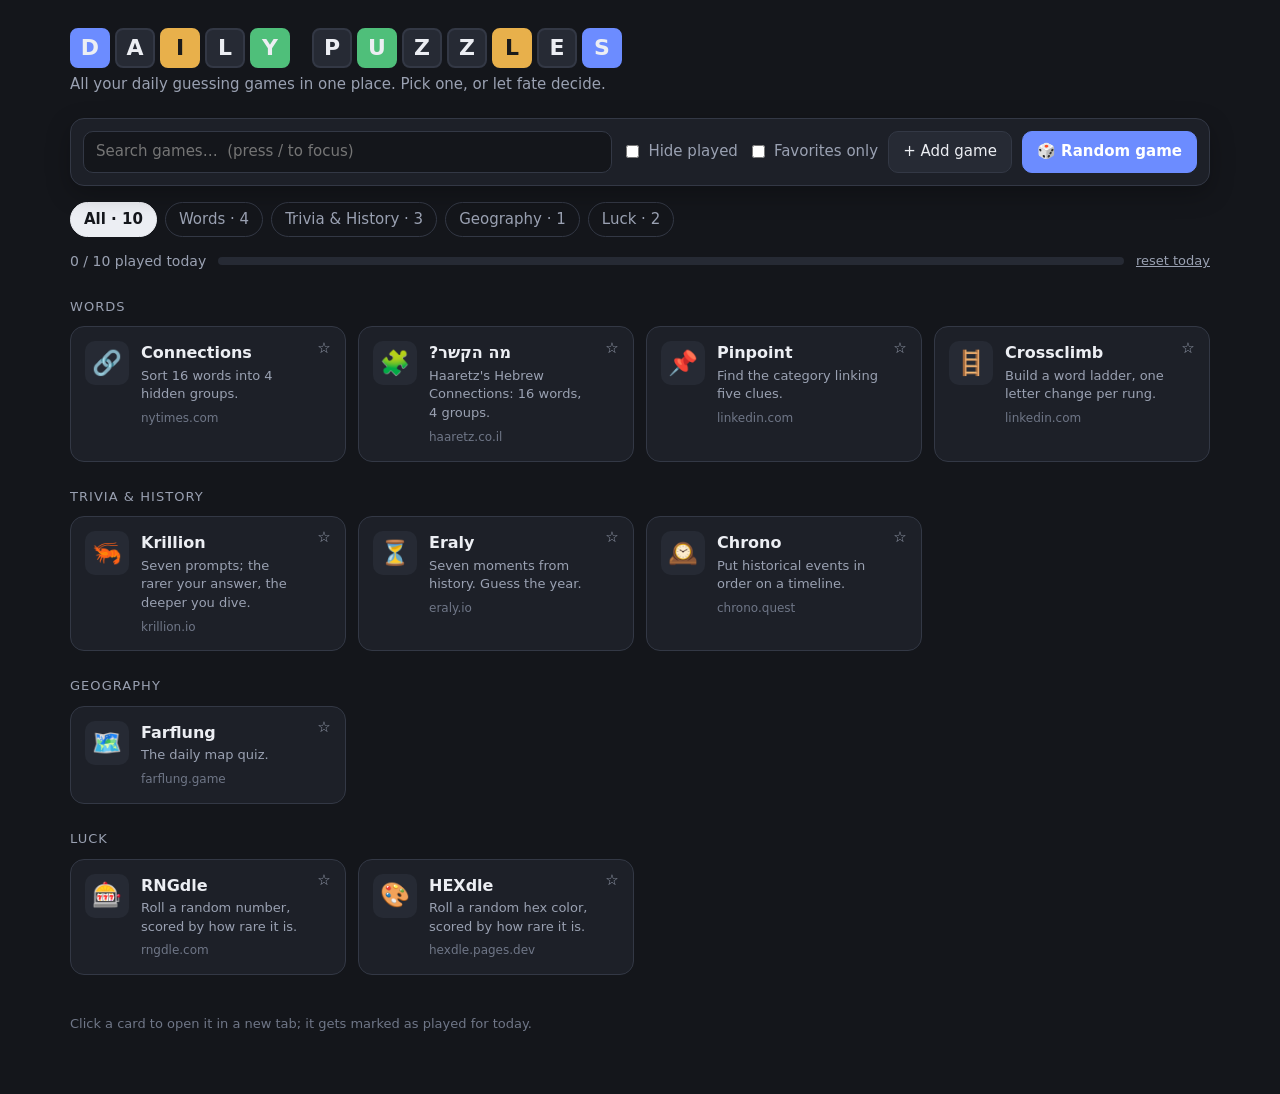
<file: index.html>
<!doctype html>
<html lang="en">
<head>
  <meta charset="utf-8">
  <meta name="viewport" content="width=device-width, initial-scale=1">
  <title>Daily Puzzles</title>
  <link rel="icon" href="data:image/svg+xml,<svg xmlns='http://www.w3.org/2000/svg' viewBox='0 0 100 100'><text y='.9em' font-size='90'>🧩</text></svg>">
  <link rel="stylesheet" href="style.css">
</head>
<body>
<div class="wrap">
  <header class="title">
    <div class="tiles" aria-label="Daily">
      <span class="tile a">D</span><span class="tile">A</span><span class="tile w">I</span><span class="tile">L</span><span class="tile g">Y</span>
    </div>
    <div class="tiles" aria-label="Puzzles">
      <span class="tile">P</span><span class="tile g">U</span><span class="tile">Z</span><span class="tile">Z</span><span class="tile w">L</span><span class="tile">E</span><span class="tile a">S</span>
    </div>
  </header>
  <p class="subtitle">All your daily guessing games in one place. Pick one, or let fate decide.</p>

  <div class="toolbar">
    <input id="search" class="search" type="search" placeholder="Search games…  (press / to focus)" autocomplete="off">
    <label class="toggle"><input type="checkbox" id="hidePlayed"> Hide played</label>
    <label class="toggle"><input type="checkbox" id="favOnly"> Favorites only</label>
    <button class="btn" id="addBtn">+ Add game</button>
    <a class="btn primary" id="randomBtn" href="random.html" title="Shortcut: R">🎲 Random game</a>
  </div>

  <div class="chips" id="chips"></div>

  <div class="progress">
    <span id="progressText"></span>
    <div class="bar"><span id="progressBar"></span></div>
    <button class="linkish" id="resetBtn">reset today</button>
  </div>

  <main id="list"></main>

  <footer class="footer">
    <span>Click a card to open it in a new tab; it gets marked as played for today.</span>
    <button class="linkish" id="restoreBtn" hidden>restore removed games</button>
  </footer>
</div>

<dialog id="addDialog">
  <form method="dialog" id="addForm">
    <h2>Add a game</h2>
    <label class="field">Name <input name="name" required maxlength="40" placeholder="e.g. Wordle"></label>
    <label class="field">URL <input name="url" type="url" required placeholder="https://…"></label>
    <div class="row">
      <label class="field">Category <select name="cat" id="catSelect"></select></label>
      <label class="field" style="flex:0 0 90px">Icon <input name="icon" maxlength="4" placeholder="🎲"></label>
    </div>
    <label class="field">Short description <input name="desc" maxlength="80" placeholder="Optional"></label>
    <div class="dialog-actions">
      <button class="btn ghost" value="cancel" formnovalidate>Cancel</button>
      <button class="btn primary" value="save">Add</button>
    </div>
  </form>
</dialog>

<script src="games.js"></script>
<script src="store.js"></script>
<script>
  const $ = sel => document.querySelector(sel);
  const ui = { cat: "", q: "", hidePlayed: false, favOnly: false };

  const prefs = JSON.parse(localStorage.getItem("daily-puzzles:ui") || "{}");
  Object.assign(ui, { cat: prefs.cat || "", hidePlayed: !!prefs.hidePlayed, favOnly: !!prefs.favOnly });
  $("#hidePlayed").checked = ui.hidePlayed;
  $("#favOnly").checked = ui.favOnly;
  const savePrefs = () => localStorage.setItem("daily-puzzles:ui",
    JSON.stringify({ cat: ui.cat, hidePlayed: ui.hidePlayed, favOnly: ui.favOnly }));

  const host = url => { try { return new URL(url).hostname.replace(/^www\./, ""); } catch { return url; } };
  const esc = s => String(s ?? "").replace(/[&<>"']/g, c => ({ "&": "&amp;", "<": "&lt;", ">": "&gt;", '"': "&quot;", "'": "&#39;" }[c]));

  function cardHTML(g, s) {
    const played = s.played.includes(g.id);
    const fav = s.favorites.includes(g.id);
    return `
      <a class="card ${played ? "played" : ""}" href="${esc(g.url)}" target="_blank" rel="noopener" data-id="${esc(g.id)}">
        <div class="icon">${played ? "✓" : esc(g.icon || "🎲")}</div>
        <div class="body">
          <div class="name"><bdi>${esc(g.name)}</bdi><span class="done-badge">PLAYED</span></div>
          <div class="desc" dir="auto">${esc(g.desc || "")}</div>
          <div class="host">${esc(host(g.url))}</div>
        </div>
        <div class="card-actions">
          <button class="icon-btn ${fav ? "fav-on" : ""}" data-act="fav" title="${fav ? "Unfavorite" : "Favorite"}">${fav ? "★" : "☆"}</button>
          <button class="icon-btn more" data-act="played" title="${played ? "Mark as not played" : "Mark as played"}">${played ? "↺" : "✓"}</button>
          <button class="icon-btn more" data-act="remove" title="Remove from dashboard">✕</button>
        </div>
      </a>`;
  }

  function renderChips(all) {
    const cats = [...new Set([...window.CATEGORIES, ...all.map(g => g.cat)])].filter(Boolean);
    $("#chips").innerHTML = [["", "All"], ...cats.map(c => [c, c])]
      .map(([v, l]) => {
        const n = v ? all.filter(g => g.cat === v).length : all.length;
        return `<button class="chip ${ui.cat === v ? "on" : ""}" data-cat="${esc(v)}">${esc(l)} · ${n}</button>`;
      }).join("");
    $("#catSelect").innerHTML = cats.map(c => `<option>${esc(c)}</option>`).join("");
  }

  function render() {
    const s = Store.get();
    const all = Store.allGames();
    renderChips(all);

    // progress (out of the games in the current category)
    const pool = Store.filter(all, { cat: ui.cat });
    const done = pool.filter(g => s.played.includes(g.id)).length;
    $("#progressText").textContent = `${done} / ${pool.length} played today${ui.cat ? ` in ${ui.cat}` : ""}`;
    $("#progressBar").style.width = pool.length ? `${(done / pool.length) * 100}%` : "0";

    const shown = Store.filter(all, { cat: ui.cat, q: ui.q, fav: ui.favOnly, unplayed: ui.hidePlayed });

    // random link mirrors the current category / favorites filter
    const p = new URLSearchParams();
    if (ui.cat) p.set("cat", ui.cat);
    if (ui.favOnly) p.set("fav", "1");
    $("#randomBtn").href = "random.html" + (p.toString() ? "?" + p : "");

    $("#restoreBtn").hidden = Store.hiddenGames().length === 0;

    if (!shown.length) {
      $("#list").innerHTML = `<div class="empty">${ui.hidePlayed && !ui.q ? "🎉 You've played everything here today." : "No games match."}</div>`;
      return;
    }

    let html = "";
    const section = (title, games) => games.length
      ? `<div class="section-title">${esc(title)}</div><div class="grid">${games.map(g => cardHTML(g, s)).join("")}</div>` : "";

    if (ui.cat || ui.favOnly || ui.q) {
      html = section(ui.cat || (ui.favOnly ? "Favorites" : "Results"), shown);
    } else {
      const favs = shown.filter(g => s.favorites.includes(g.id));
      const rest = shown.filter(g => !s.favorites.includes(g.id));
      html += section("★ Favorites", favs);
      const cats = [...new Set(rest.map(g => g.cat))];
      cats.sort((a, b) => (window.CATEGORIES.indexOf(a) + 1 || 99) - (window.CATEGORIES.indexOf(b) + 1 || 99));
      for (const c of cats) html += section(c, rest.filter(g => g.cat === c));
    }
    $("#list").innerHTML = html;
  }

  // ---- events ----
  $("#list").addEventListener("click", e => {
    const card = e.target.closest(".card");
    if (!card) return;
    const id = card.dataset.id;
    const btn = e.target.closest("[data-act]");
    if (btn) {
      e.preventDefault();
      const act = btn.dataset.act;
      if (act === "fav") Store.toggleFavorite(id);
      if (act === "played") Store.get().played.includes(id) ? Store.unmarkPlayed(id) : Store.markPlayed(id);
      if (act === "remove") {
        const g = Store.allGames().find(x => x.id === id);
        if (!confirm(`Remove "${g?.name}" from the dashboard?`)) return;
        Store.removeGame(id);
      }
      render();
      return;
    }
    // normal click / middle click opens the site; mark as played
    Store.markPlayed(id);
    setTimeout(render, 50);
  });
  $("#list").addEventListener("auxclick", e => {
    const card = e.target.closest(".card");
    if (card && e.button === 1 && !e.target.closest("[data-act]")) { Store.markPlayed(card.dataset.id); setTimeout(render, 50); }
  });

  $("#chips").addEventListener("click", e => {
    const chip = e.target.closest(".chip");
    if (!chip) return;
    ui.cat = chip.dataset.cat;
    savePrefs(); render();
  });
  $("#search").addEventListener("input", e => { ui.q = e.target.value; render(); });
  $("#hidePlayed").addEventListener("change", e => { ui.hidePlayed = e.target.checked; savePrefs(); render(); });
  $("#favOnly").addEventListener("change", e => { ui.favOnly = e.target.checked; savePrefs(); render(); });
  $("#resetBtn").addEventListener("click", () => { if (confirm("Clear today's played marks?")) { Store.resetPlayed(); render(); } });
  $("#restoreBtn").addEventListener("click", () => { Store.restoreAll(); render(); });

  $("#addBtn").addEventListener("click", () => { $("#addForm").reset(); $("#addDialog").showModal(); });
  $("#addDialog").addEventListener("close", () => {
    if ($("#addDialog").returnValue !== "save") return;
    const f = new FormData($("#addForm"));
    const name = f.get("name").trim();
    Store.addCustom({
      id: "custom-" + name.toLowerCase().replace(/[^a-z0-9]+/g, "-") + "-" + Date.now().toString(36),
      name, url: f.get("url").trim(), cat: f.get("cat"),
      icon: f.get("icon").trim() || "🎲", desc: f.get("desc").trim(),
    });
    render();
  });

  document.addEventListener("keydown", e => {
    if (e.target.matches("input, textarea, select") || e.ctrlKey || e.metaKey || e.altKey) return;
    if (e.key === "/") { e.preventDefault(); $("#search").focus(); }
    if (e.key.toLowerCase() === "r") location.href = $("#randomBtn").href;
  });

  // refresh when coming back from another tab (e.g. after the random page marked something)
  window.addEventListener("focus", render);
  window.addEventListener("pageshow", render);

  render();
</script>
</body>
</html>
</file>
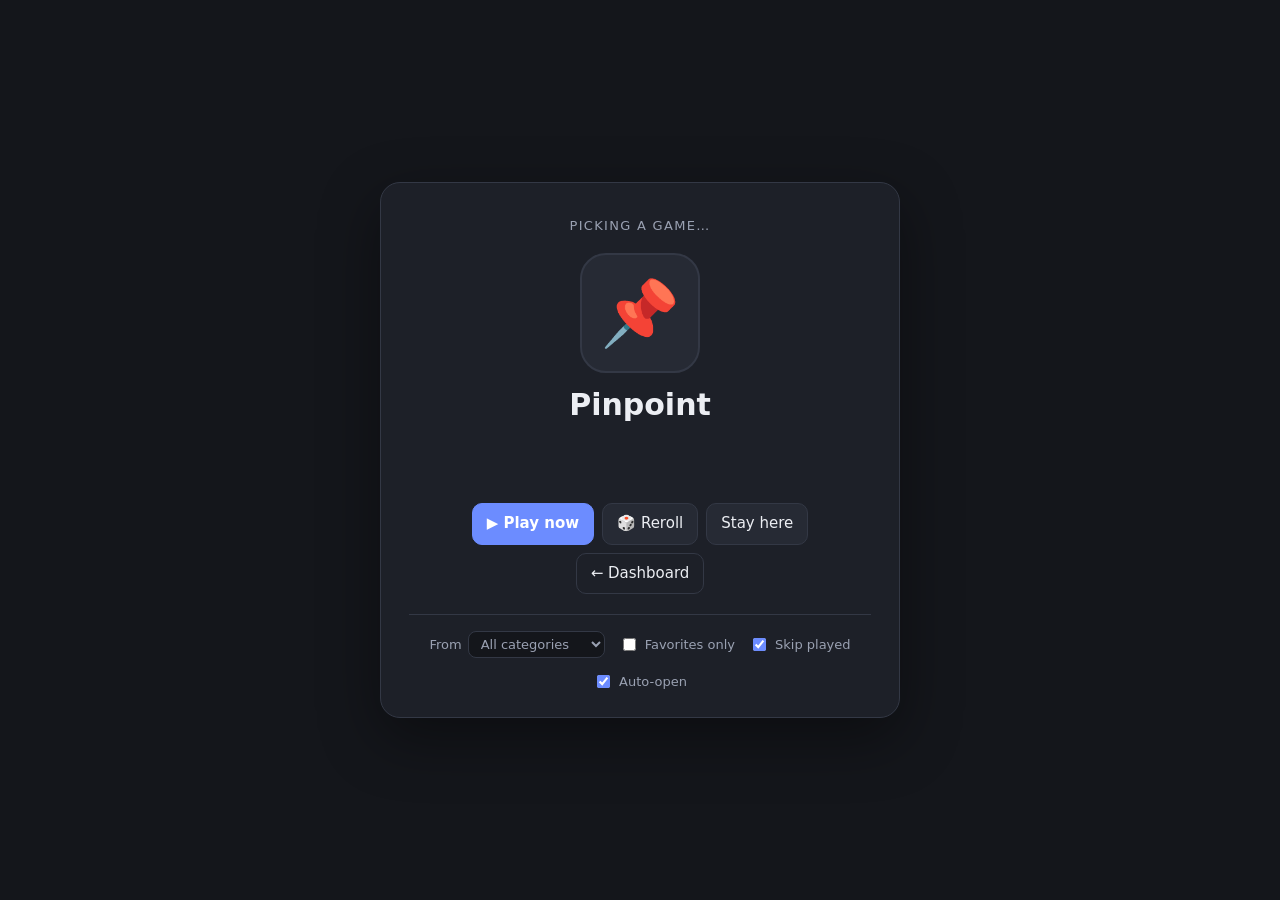
<file: random.html>
<!doctype html>
<html lang="en">
<head>
  <meta charset="utf-8">
  <meta name="viewport" content="width=device-width, initial-scale=1">
  <title>Random game · Daily Puzzles</title>
  <link rel="icon" href="data:image/svg+xml,<svg xmlns='http://www.w3.org/2000/svg' viewBox='0 0 100 100'><text y='.9em' font-size='90'>🎲</text></svg>">
  <link rel="stylesheet" href="style.css">
</head>
<body>
<div class="random-page">
  <div class="spinner-card">
    <div class="label" id="label">Picking a game…</div>
    <div class="reel" id="reel">🎲</div>
    <div class="pick-name" id="pickName"></div>
    <div class="pick-desc" id="pickDesc"></div>
    <div class="countdown" id="countdown"></div>

    <div class="random-actions">
      <a class="btn primary" id="goBtn" href="#" hidden>▶ Play now</a>
      <button class="btn" id="rerollBtn" disabled>🎲 Reroll</button>
      <button class="btn" id="stopBtn" hidden>Stay here</button>
      <a class="btn ghost" href="index.html">← Dashboard</a>
    </div>

    <div class="random-opts">
      <label class="toggle">From <select id="optCat"><option value="">All categories</option></select></label>
      <label class="toggle"><input type="checkbox" id="optFav"> Favorites only</label>
      <label class="toggle"><input type="checkbox" id="optUnplayed"> Skip played</label>
      <label class="toggle"><input type="checkbox" id="optAuto"> Auto-open</label>
    </div>
  </div>
</div>

<script src="games.js"></script>
<script src="store.js"></script>
<script>
  const $ = sel => document.querySelector(sel);
  const params = new URLSearchParams(location.search);
  const AUTO_KEY = "daily-puzzles:auto-open";
  const AUTO_SECONDS = 3;

  const all = Store.allGames();
  const cats = [...new Set([...window.CATEGORIES, ...all.map(g => g.cat)])];
  $("#optCat").innerHTML += cats.map(c => `<option>${c.replace(/</g, "&lt;")}</option>`).join("");
  $("#optCat").value = params.get("cat") || "";
  $("#optFav").checked = params.get("fav") === "1";
  $("#optUnplayed").checked = params.get("unplayed") !== "0";
  $("#optAuto").checked = localStorage.getItem(AUTO_KEY) !== "0";

  let pick = null, last = null, timer = null, countdownTimer = null;

  function opts() {
    return { cat: $("#optCat").value, fav: $("#optFav").checked, unplayed: $("#optUnplayed").checked };
  }

  function show(g) {
    $("#reel").textContent = g.icon || "🎲";
    $("#pickName").textContent = g.name; $("#pickName").dir = "auto";
  }

  function clearTimers() { clearTimeout(timer); clearInterval(countdownTimer); }

  function spin() {
    clearTimers();
    const o = opts();
    let pool = Store.filter(all, o);
    let note = "";
    if (!pool.length && o.unplayed) {
      pool = Store.filter(all, { ...o, unplayed: false });
      if (pool.length) note = "You've played all of these today. Picking one anyway.";
    }

    $("#goBtn").hidden = true; $("#stopBtn").hidden = true;
    $("#rerollBtn").disabled = true;
    $("#reel").classList.remove("landed");
    $("#pickDesc").textContent = ""; $("#countdown").textContent = "";

    if (!pool.length) {
      $("#label").textContent = "Nothing to pick from";
      $("#reel").textContent = "🤷";
      $("#pickName").textContent = "No games match";
      $("#pickDesc").textContent = "Try another category or turn off Favorites only.";
      $("#rerollBtn").disabled = false;
      return;
    }

    const choices = pool.length > 1 ? pool.filter(g => g.id !== last) : pool;
    pick = choices[Math.floor(Math.random() * choices.length)];
    last = pick.id;
    $("#label").textContent = "Picking a game…";

    // Reel: show random games with slowing intervals, then land on the pick.
    const reelPool = pool.length > 1 ? pool : all;
    let delay = 45, prev = null;
    const step = () => {
      if (delay > 320) return land(note);
      let g;
      do { g = reelPool[Math.floor(Math.random() * reelPool.length)]; } while (reelPool.length > 1 && g === prev);
      prev = g; show(g);
      delay *= 1.17;
      timer = setTimeout(step, delay);
    };
    step();
  }

  function land(note) {
    show(pick);
    $("#reel").classList.add("landed");
    $("#label").textContent = `Today's pick · ${pick.cat}`;
    $("#pickDesc").textContent = note || pick.desc || "";
    $("#goBtn").href = pick.url;
    $("#goBtn").hidden = false;
    $("#rerollBtn").disabled = false;
    document.title = `${pick.name} · Random game`;

    if ($("#optAuto").checked) {
      let n = AUTO_SECONDS;
      $("#stopBtn").hidden = false;
      $("#countdown").textContent = `Opening in ${n}…`;
      countdownTimer = setInterval(() => {
        n--;
        if (n <= 0) { clearInterval(countdownTimer); go(); }
        else $("#countdown").textContent = `Opening in ${n}…`;
      }, 1000);
    }
  }

  function go() {
    if (!pick) return;
    Store.markPlayed(pick.id);
    $("#countdown").textContent = "Opening…";
    location.href = pick.url;
  }

  $("#goBtn").addEventListener("click", e => { e.preventDefault(); clearTimers(); go(); });
  $("#rerollBtn").addEventListener("click", spin);
  $("#stopBtn").addEventListener("click", () => {
    clearInterval(countdownTimer);
    $("#countdown").textContent = "";
    $("#stopBtn").hidden = true;
  });
  for (const id of ["#optCat", "#optFav", "#optUnplayed"]) $(id).addEventListener("change", spin);
  $("#optAuto").addEventListener("change", e => {
    localStorage.setItem(AUTO_KEY, e.target.checked ? "1" : "0");
    if (!e.target.checked) $("#stopBtn").click();
  });
  document.addEventListener("keydown", e => {
    if (e.target.matches("select, input")) return;
    if (e.key === " " || e.key.toLowerCase() === "r") { e.preventDefault(); if (!$("#rerollBtn").disabled) spin(); }
    if (e.key === "Enter" && !$("#goBtn").hidden) { clearTimers(); go(); }
    if (e.key === "Escape") $("#stopBtn").click();
  });

  // Coming back with the browser's Back button restores this page from cache; don't auto-redirect again.
  window.addEventListener("pageshow", e => { if (e.persisted) { clearTimers(); $("#countdown").textContent = ""; $("#stopBtn").hidden = true; } });

  spin();
</script>
</body>
</html>
</file>
<file: style.css>
:root {
  --bg: #14161b;
  --panel: #1d2028;
  --panel-2: #262a34;
  --line: #333845;
  --text: #eceef3;
  --muted: #9aa1b2;
  --accent: #6c8cff;
  --good: #4fbf7a;
  --warm: #e8b04b;
  --danger: #e2605b;
  --radius: 14px;
}

* { box-sizing: border-box; }

html, body { margin: 0; }

body {
  background: var(--bg);
  color: var(--text);
  font: 15px/1.45 system-ui, -apple-system, "Segoe UI", Roboto, sans-serif;
  min-height: 100vh;
}

a { color: inherit; }

button, input, select {
  font: inherit;
  color: inherit;
}

.wrap { max-width: 1180px; margin: 0 auto; padding: 28px 20px 60px; }

/* ---------- Title tiles ---------- */
.title { display: flex; flex-wrap: wrap; gap: 14px 22px; align-items: center; margin-bottom: 6px; }
.tiles { display: flex; gap: 5px; }
.tile {
  width: 40px; height: 40px;
  display: grid; place-items: center;
  font-weight: 800; font-size: 22px; text-transform: uppercase;
  border-radius: 8px;
  background: var(--panel-2);
  border: 2px solid var(--line);
  animation: flip .5s ease both;
}
.tile.a { background: var(--accent); border-color: var(--accent); }
.tile.g { background: var(--good); border-color: var(--good); }
.tile.w { background: var(--warm); border-color: var(--warm); color: #1b1b1b; }
@keyframes flip { from { transform: rotateX(90deg); } to { transform: rotateX(0); } }

.subtitle { color: var(--muted); margin: 4px 0 22px; }

/* ---------- Toolbar ---------- */
.toolbar {
  display: flex; flex-wrap: wrap; gap: 10px; align-items: center;
  background: var(--panel);
  border: 1px solid var(--line);
  border-radius: var(--radius);
  padding: 12px;
  position: sticky; top: 10px; z-index: 5;
  box-shadow: 0 8px 24px rgba(0,0,0,.25);
}
.search {
  flex: 1 1 220px;
  background: var(--bg);
  border: 1px solid var(--line);
  border-radius: 10px;
  padding: 9px 12px;
  outline: none;
}
.search:focus { border-color: var(--accent); }

.btn {
  border: 1px solid var(--line);
  background: var(--panel-2);
  border-radius: 10px;
  padding: 9px 14px;
  cursor: pointer;
  white-space: nowrap;
  text-decoration: none;
  display: inline-flex; align-items: center; gap: 6px;
}
.btn:hover { border-color: var(--muted); }
.btn.primary { background: var(--accent); border-color: var(--accent); color: #fff; font-weight: 700; }
.btn.primary:hover { filter: brightness(1.1); }
.btn.ghost { background: transparent; }
.btn.small { padding: 5px 10px; font-size: 13px; }

.toggle { display: inline-flex; align-items: center; gap: 6px; color: var(--muted); cursor: pointer; user-select: none; }
.toggle input { accent-color: var(--accent); }

.chips { display: flex; flex-wrap: wrap; gap: 8px; margin: 16px 0 6px; }
.chip {
  border: 1px solid var(--line);
  background: transparent;
  color: var(--muted);
  border-radius: 999px;
  padding: 6px 13px;
  cursor: pointer;
}
.chip.on { background: var(--text); color: var(--bg); border-color: var(--text); font-weight: 600; }

/* ---------- Progress ---------- */
.progress { display: flex; align-items: center; gap: 12px; margin: 14px 0 18px; color: var(--muted); font-size: 14px; }
.bar { flex: 1; height: 8px; background: var(--panel-2); border-radius: 99px; overflow: hidden; }
.bar > span { display: block; height: 100%; background: var(--good); width: 0; transition: width .3s; }
.linkish { background: none; border: 0; color: var(--muted); text-decoration: underline; cursor: pointer; padding: 0; font-size: 13px; }
.linkish:hover { color: var(--text); }

/* ---------- Grid ---------- */
.section-title { font-size: 13px; letter-spacing: .08em; text-transform: uppercase; color: var(--muted); margin: 26px 0 10px; }
.grid { display: grid; grid-template-columns: repeat(auto-fill, minmax(240px, 1fr)); gap: 12px; }

.card {
  position: relative;
  display: flex; gap: 12px; align-items: flex-start;
  background: var(--panel);
  border: 1px solid var(--line);
  border-radius: var(--radius);
  padding: 14px 14px 14px 14px;
  text-decoration: none;
  transition: transform .12s, border-color .12s, background .12s;
}
.card:hover { transform: translateY(-2px); border-color: var(--accent); background: #212532; }
.card .icon {
  flex: none; width: 44px; height: 44px; border-radius: 10px;
  display: grid; place-items: center; font-size: 24px;
  background: var(--panel-2);
}
.card .body { min-width: 0; padding-right: 26px; }
.card .name { font-weight: 700; font-size: 16px; }
.card .desc { color: var(--muted); font-size: 13px; margin-top: 2px; }
.card .host { color: #6f7687; font-size: 12px; margin-top: 6px; overflow: hidden; text-overflow: ellipsis; white-space: nowrap; }

.card.played { opacity: .55; }
.card.played .icon { background: var(--good); }
.card .done-badge {
  display: none;
  font-size: 11px; font-weight: 700; color: var(--good);
  margin-left: 6px; vertical-align: 2px;
}
.card.played .done-badge { display: inline; }

.card-actions { position: absolute; top: 8px; right: 8px; display: flex; flex-direction: column; gap: 2px; }
.icon-btn {
  width: 26px; height: 26px; border-radius: 7px;
  border: 0; background: transparent; color: var(--muted);
  cursor: pointer; display: grid; place-items: center; font-size: 15px;
}
.icon-btn:hover { background: var(--panel-2); color: var(--text); }
.icon-btn.fav-on { color: var(--warm); }
.card .more { opacity: 0; }
.card:hover .more, .card:focus-within .more { opacity: 1; }

.empty { color: var(--muted); padding: 40px 0; text-align: center; }

.footer { margin-top: 40px; color: #6f7687; font-size: 13px; display: flex; gap: 16px; flex-wrap: wrap; }

/* ---------- Dialog ---------- */
dialog {
  background: var(--panel); color: var(--text);
  border: 1px solid var(--line); border-radius: var(--radius);
  padding: 22px; width: min(440px, 92vw);
}
dialog::backdrop { background: rgba(0,0,0,.6); }
dialog h2 { margin: 0 0 14px; font-size: 18px; }
.field { display: flex; flex-direction: column; gap: 4px; margin-bottom: 12px; font-size: 13px; color: var(--muted); }
.field input, .field select {
  background: var(--bg); border: 1px solid var(--line); border-radius: 9px; padding: 8px 10px; color: var(--text);
}
.row { display: flex; gap: 10px; }
.row > * { flex: 1; }
.dialog-actions { display: flex; justify-content: flex-end; gap: 8px; margin-top: 8px; }

/* ---------- Random page ---------- */
.random-page { display: grid; place-items: center; min-height: 100vh; padding: 20px; }
.spinner-card {
  width: min(520px, 100%);
  background: var(--panel);
  border: 1px solid var(--line);
  border-radius: 20px;
  padding: 34px 28px 26px;
  text-align: center;
  box-shadow: 0 20px 60px rgba(0,0,0,.4);
}
.spinner-card .label { color: var(--muted); font-size: 13px; letter-spacing: .1em; text-transform: uppercase; }
.reel {
  margin: 18px auto 8px;
  width: 120px; height: 120px; border-radius: 26px;
  display: grid; place-items: center; font-size: 64px;
  background: var(--panel-2);
  border: 2px solid var(--line);
}
.reel.landed { border-color: var(--good); animation: pop .35s ease; }
@keyframes pop { 50% { transform: scale(1.12); } }
.pick-name { font-size: 30px; font-weight: 800; margin-top: 10px; min-height: 42px; }
.pick-desc { color: var(--muted); min-height: 22px; }
.countdown { margin: 18px 0 6px; color: var(--muted); min-height: 22px; }
.random-actions { display: flex; gap: 8px; justify-content: center; flex-wrap: wrap; margin-top: 14px; }
.random-opts { display: flex; gap: 14px; justify-content: center; flex-wrap: wrap; margin-top: 20px; padding-top: 16px; border-top: 1px solid var(--line); font-size: 13px; }
.random-opts select { background: var(--bg); border: 1px solid var(--line); border-radius: 8px; padding: 4px 8px; }
</file>
